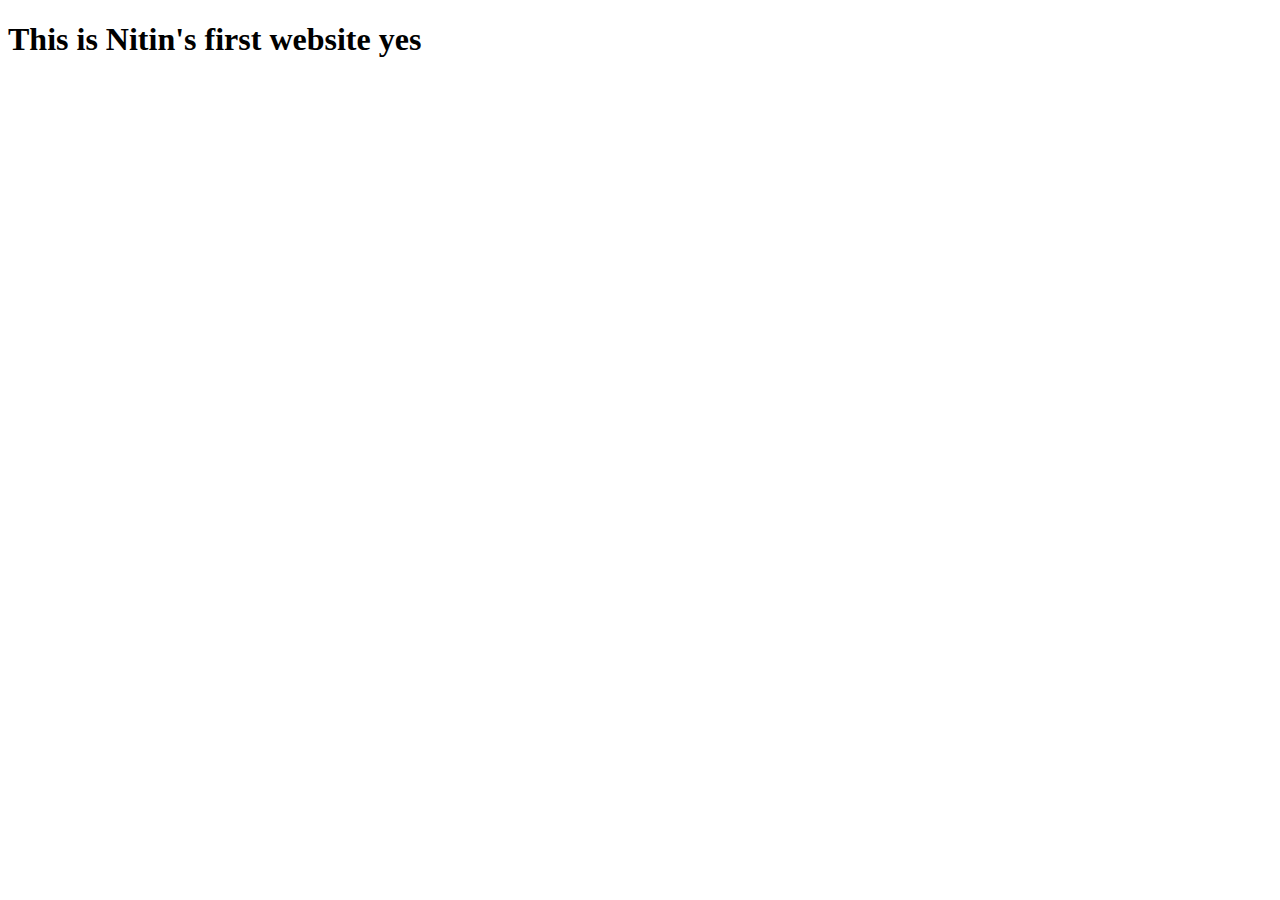
<file: 111.html>
<!DOCTYPE html>
<html>
    <head>
        <meta charset="utf-8">
        <meta http-equiv="X-UA-Compatible" content="IE=edge">
        <title></title>
        <meta name="description" content="">
        <meta name="viewport" content="width=device-width, initial-scale=1">
        <link rel="stylesheet" href="">
    </head>
    <body>
        <h1>This is Nitin's first website yes</h1>
        <script src="" async defer></script>
    </body>
</html>
</file>
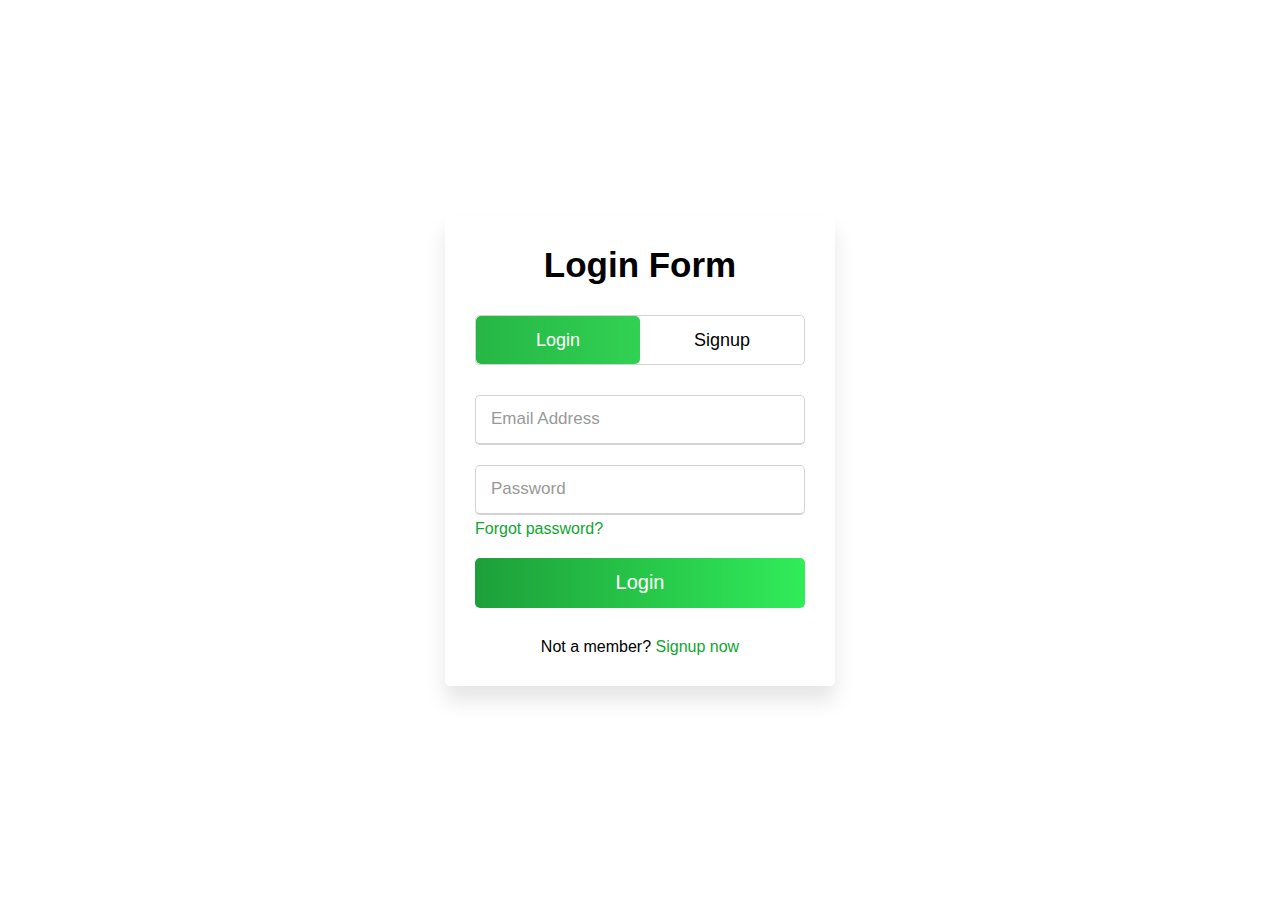
<file: form.html>
<!DOCTYPE html>
<!-- Created By CodingNepal -->
<html lang="en" dir="ltr">
   <head>
      <meta charset="utf-8">
      <title>Login and Registration Form in HTML | CodingNepal</title>
      <link rel="stylesheet" href="form.css">
      <meta name="viewport" content="width=device-width, initial-scale=1.0">
   </head>
   <body>
      <div class="wrapper" id="myForm">
         <div class="title-text">
            <div class="title login">
               Login Form
            </div>
            <div class="title signup">
               Signup Form
            </div>
         </div>
         <div class="form-container">
            <div class="slide-controls">
               <input type="radio" name="slide" id="login" checked>
               <input type="radio" name="slide" id="signup">
               <label for="login" class="slide login">Login</label>
               <label for="signup" class="slide signup">Signup</label>
               <div class="slider-tab"></div>
            </div>
            <div class="form-inner">
               <form action="#" class="login">
                  <div class="field">
                     <input type="text" placeholder="Email Address" required>
                  </div>
                  <div class="field">
                     <input type="password" placeholder="Password" required>
                  </div>
                  <div class="pass-link">
                     <a href="#">Forgot password?</a>
                  </div>
                  <div class="field btn">
                     <div class="btn-layer"></div>
                     <input type="submit" value="Login">
                  </div>
                  <div class="signup-link">
                     Not a member? <a href="">Signup now</a>
                  </div>
               </form>
               <form action="#" class="signup">
                  <div class="field">
                     <input type="text" placeholder="Email Address" required>
                  </div>
                  <div class="field">
                     <input type="password" placeholder="Password" required>
                  </div>
                  <div class="field">
                     <input type="password" placeholder="Confirm password" required>
                  </div>
                  <div class="field btn">
                     <div class="btn-layer"></div>
                     <input type="submit" value="Signup">
                  </div>
               </form>
            </div>
         </div>
      </div>
      <script>
         const loginText = document.querySelector(".title-text .login");
         const loginForm = document.querySelector("form.login");
         const loginBtn = document.querySelector("label.login");
         const signupBtn = document.querySelector("label.signup");
         const signupLink = document.querySelector("form .signup-link a");
         signupBtn.onclick = (()=>{
           loginForm.style.marginLeft = "-50%";
           loginText.style.marginLeft = "-50%";
         });
         loginBtn.onclick = (()=>{
           loginForm.style.marginLeft = "0%";
           loginText.style.marginLeft = "0%";
         });
         signupLink.onclick = (()=>{
           signupBtn.click();
           return false;
         });
      </script>
   </body>
</html>
</file>
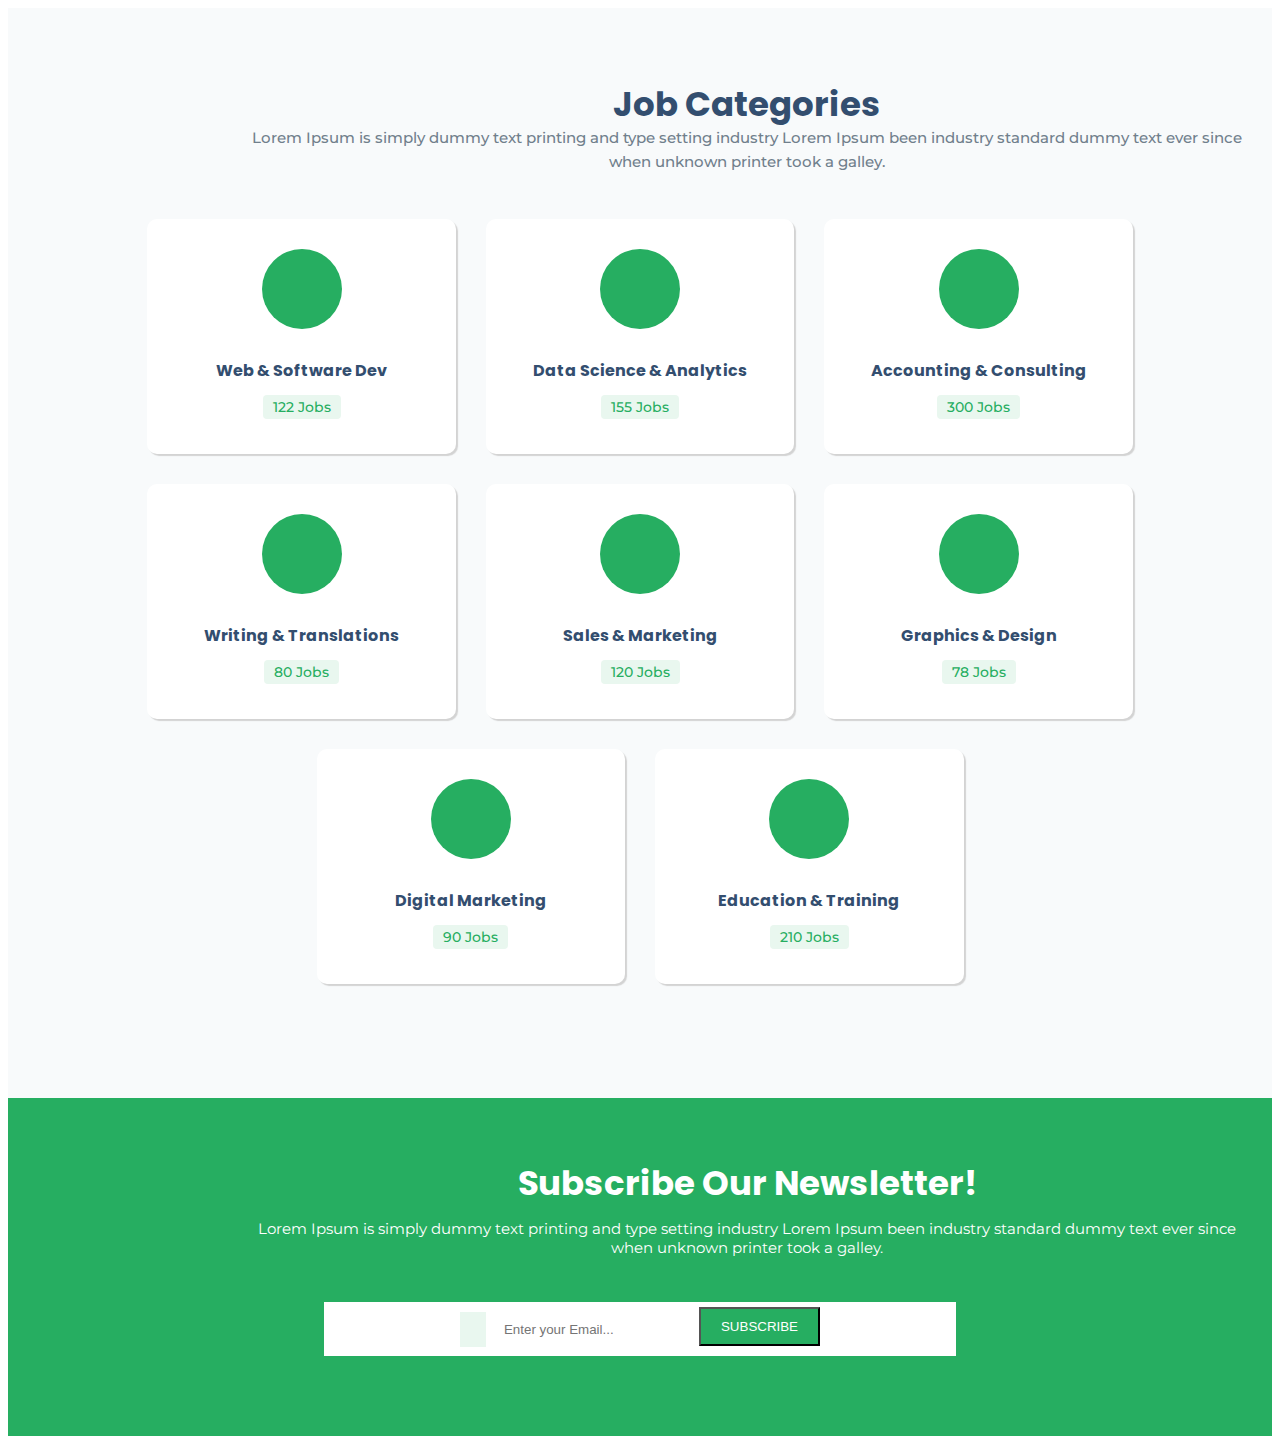
<file: JobA.html>
<!DOCTYPE html>
<html lang="en">

<head>
    <meta charset="UTF-8">
    <meta name="viewport" content="width=device-width, initial-scale=1.0">
    <link rel="stylesheet" href="https://cdnjs.cloudflare.com/ajax/libs/font-awesome/6.4.0/css/all.min.css"
        integrity="sha512-iecdLmaskl7CVkqkXNQ/ZH/XLlvWZOJyj7Yy7tcenmpD1ypASozpmT/E0iPtmFIB46ZmdtAc9eNBvH0H/ZpiBw=="
        crossorigin="anonymous" referrerpolicy="no-referrer" />
    <link rel="preconnect" href="https://fonts.googleapis.com">
    <link rel="preconnect" href="https://fonts.gstatic.com" crossorigin>
    <link href="https://fonts.googleapis.com/css2?family=Poppins:wght@500&display=swap" rel="stylesheet">
    <link rel="preconnect" href="https://fonts.googleapis.com">
    <link rel="preconnect" href="https://fonts.gstatic.com" crossorigin>
    <link href="https://fonts.googleapis.com/css2?family=Montserrat:wght@500&display=swap" rel="stylesheet">
    <link href="https://cdn.jsdelivr.net/npm/bootstrap@5.3.1/dist/css/bootstrap.min.css" rel="stylesheet"
        integrity="sha384-4bw+/aepP/YC94hEpVNVgiZdgIC5+VKNBQNGCHeKRQN+PtmoHDEXuppvnDJzQIu9" crossorigin="anonymous">
    <title>Job Portal</title>
    <link rel="stylesheet" href="JobA.css">
</head>

<body>
    <div class="jobs">

        <section class="job-category">
            <div class="row">
                <div class="col-md-8 col-md-offset-2">
                    <div class="heading">
                        <h2>Job Categories</h2>
                        <p>Lorem Ipsum is simply dummy text printing and type setting industry Lorem Ipsum been industry
                            standard dummy text ever since when unknown printer took a galley.</p>
                    </div>
                </div>

            </div>
            <div class="categories">
                <div class="category-box">
                    <div class="box-area">
                        <div class="category-desc">
                            <div class="category-icon"><i class="fa-solid fa-chart-simple"></i></div>
                            <div class="category-detail">
                                <h4>Web & Software Dev</h4>
                                <p>122 Jobs</p>
                            </div>
                        </div>
                    </div>
                </div>
                <div class="category-box">
                    <div class="box-area">
                        <div class="category-desc">
                            <div class="category-icon"><i class="fa-solid fa-pen-ruler"></i></div>
                            <div class="category-detail">
                                <h4>Data Science & Analytics</h4>
                                <p>155 Jobs</p>
                            </div>
                        </div>
                    </div>
                </div>
                <div class="category-box">
                    <div class="box-area">
                        <div class="category-desc">
                            <div class="category-icon"><i class="fa-solid fa-briefcase"></i></div>
                            <div class="category-detail">
                                <h4>Accounting & Consulting</h4>
                                <p>300 Jobs</p>
                            </div>
                        </div>
                    </div>
                </div>
                <div class="category-box">
                    <div class="box-area">
                        <div class="category-desc">
                            <div class="category-icon"><i class="fa-solid fa-pencil"></i></div>
                            <div class="category-detail">
                                <h4>Writing & Translations</h4>
                                <p>80 Jobs</p>
                            </div>
                        </div>
                    </div>
                </div>
                <div class="category-box">
                    <div class="box-area">
                        <div class="category-desc">
                            <div class="category-icon"><i class="fa-solid fa-suitcase"></i></div>
                            <div class="category-detail">
                                <h4>Sales & Marketing</h4>
                                <p>120 Jobs</p>
                            </div>
                        </div>
                    </div>
                </div>
                <div class="category-box">
                    <div class="box-area">
                        <div class="category-desc">
                            <div class="category-icon"><i class="fa-solid fa-wine-glass"></i></div>
                            <div class="category-detail">
                                <h4>Graphics & Design</h4>
                                <p>78 Jobs</p>
                            </div>
                        </div>
                    </div>
                </div>
                <div class="category-box">
                    <div class="box-area">
                        <div class="category-desc">
                            <div class="category-icon"><i class="fa-solid fa-globe"></i></div>
                            <div class="category-detail">
                                <h4>Digital Marketing</h4>
                                <p>90 Jobs</p>
                            </div>
                        </div>
                    </div>
                </div>
                <div class="category-box">
                    <div class="box-area">
                        <div class="category-desc">
                            <div class="category-icon"><i class="fa-solid fa-desktop"></i></div>
                            <div class="category-detail">
                                <h4>Education & Training</h4>
                                <p>210 Jobs</p>
                            </div>
                        </div>
                    </div>
                </div>
            </div>
        </section>
        <section class="newsletter">
            <div class="row">
                <div class="col-md-8 col-md-offset-2">
                    <div class="heading light">
                        <h2>Subscribe Our Newsletter!</h2>
                        <p>Lorem Ipsum is simply dummy text printing and type setting industry Lorem Ipsum been industry
                            standard dummy text ever since when unknown printer took a galley.</p>
                    </div>
                </div>
            </div>
            <div class="row">
                <div class="email">
                    <div class="col-md-6 col-sm-6 col-md-offset-3 col-sm-offset-3">
                        <div class="email-box">
                            <span><i class="fa-regular fa-envelope"></i></span>
                            <input type="text" class="form-control" placeholder="Enter your Email...">
                            <button type="button" class="btn theme-btn btn-radius btn-m">SUBSCRIBE</button>
                        </div>
                        <!-- <div class="newsletter-box text-center">
                      <div class="input-group"> <span class="input-group-addon"><span class="ti-email theme-cl"></span></span>
                        <input type="text" class="form-control" placeholder="Enter your Email...">
                      </div>
                      <button type="button" class="btn theme-btn btn-radius btn-m">Subscribe</button>
                    </div> -->
                    </div>
                </div>
            </div>

        </section>

    </div>
</body>

</html>
</file>
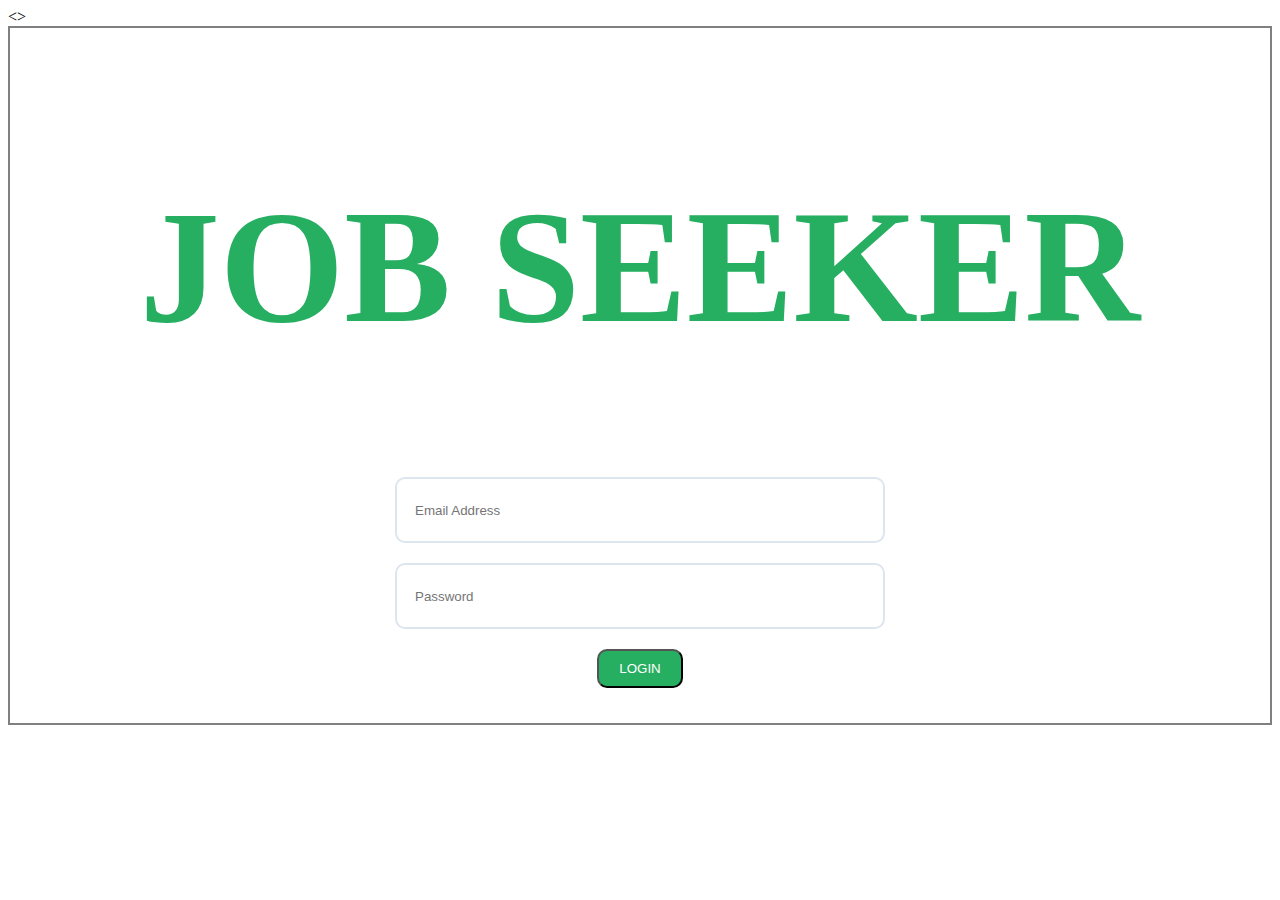
<file: JobLogin.html>
<!DOCTYPE html>
<html lang="en">

<head>
    <meta charset="UTF-8">
    <meta name="viewport" content="width=device-width, initial-scale=1.0">
    <link rel="stylesheet" href="https://cdnjs.cloudflare.com/ajax/libs/font-awesome/6.4.0/css/all.min.css"
        integrity="sha512-iecdLmaskl7CVkqkXNQ/ZH/XLlvWZOJyj7Yy7tcenmpD1ypASozpmT/E0iPtmFIB46ZmdtAc9eNBvH0H/ZpiBw=="
        crossorigin="anonymous" referrerpolicy="no-referrer" />
    <link rel="preconnect" href="https://fonts.googleapis.com">
    <link rel="preconnect" href="https://fonts.gstatic.com" crossorigin>
    <link href="https://fonts.googleapis.com/css2?family=Poppins:wght@500&display=swap" rel="stylesheet">
    <link rel="preconnect" href="https://fonts.googleapis.com">
    <link rel="preconnect" href="https://fonts.gstatic.com" crossorigin>
    <link href="https://fonts.googleapis.com/css2?family=Montserrat:wght@500&display=swap" rel="stylesheet">
    <link href="https://cdn.jsdelivr.net/npm/bootstrap@5.3.1/dist/css/bootstrap.min.css" rel="stylesheet"
        integrity="sha384-4bw+/aepP/YC94hEpVNVgiZdgIC5+VKNBQNGCHeKRQN+PtmoHDEXuppvnDJzQIu9" crossorigin="anonymous">
    <title>Job Login</title>
    <link rel="stylesheet" href="JobLogin.css">
</head>

<body>
    <>
        <div class="login">
            <div class="login-inside">
                <div class="user-login"><h1>JOB SEEKER</h1></div>
                <input type="text" class="form-control login-control" placeholder="Email Address" style="border: 2px solid #dde6ef;">
                <input type="password" class="form-control login-control" placeholder="Password" style="border: 2px solid #dde6ef;">
                <button type="button" class="btn theme-btn btn-radius btn-m">LOGIN</button>
            </div>

        </div>

    </>

    
</body>

</html>
</file>
<file: form.css>
*{
    margin: 0;
    padding: 0;
    box-sizing: border-box;
    font-family: 'Poppins', sans-serif;
  }
  .open-button {
    background-color: #555;
    color: white;
    padding: 16px 20px;
    border: none;
    cursor: pointer;
    opacity: 0.8;
    position: fixed;
    bottom: 23px;
    right: 28px;
    width: 280px;
  }
  html,body{
    display: grid;
    height: 100%;
    width: 100%;
    place-items: center;
  }
  ::selection{
    background: #11a531;
    color: #fff;
  }
  .wrapper{
    overflow: hidden;
    max-width: 390px;
    background: #fff;
    padding: 30px;
    border-radius: 5px;
    box-shadow: 0px 15px 20px rgba(0,0,0,0.1);
  }
  .wrapper .title-text{
    display: flex;
    width: 200%;
  }
  .wrapper .title{
    width: 50%;
    font-size: 35px;
    font-weight: 600;
    text-align: center;
    transition: all 0.6s cubic-bezier(0.68,-0.55,0.265,1.55);
  }
  .wrapper .slide-controls{
    position: relative;
    display: flex;
    height: 50px;
    width: 100%;
    overflow: hidden;
    margin: 30px 0 10px 0;
    justify-content: space-between;
    border: 1px solid lightgrey;
    border-radius: 5px;
  }
  .slide-controls .slide{
    height: 100%;
    width: 100%;
    color: #fff;
    font-size: 18px;
    font-weight: 500;
    text-align: center;
    line-height: 48px;
    cursor: pointer;
    z-index: 1;
    transition: all 0.6s ease;
  }
  .slide-controls label.signup{
    color: #000;
  }
  .slide-controls .slider-tab{
    position: absolute;
    height: 100%;
    width: 50%;
    left: 0;
    z-index: 0;
    border-radius: 5px;
    background: -webkit-linear-gradient(left, #26b645, #31d153);
    transition: all 0.6s cubic-bezier(0.68,-0.55,0.265,1.55);
  }
  input[type="radio"]{
    display: none;
  }
  #signup:checked ~ .slider-tab{
    left: 50%;
  }
  #signup:checked ~ label.signup{
    color: #fff;
    cursor: default;
    user-select: none;
  }
  #signup:checked ~ label.login{
    color: #000;
  }
  #login:checked ~ label.signup{
    color: #000;
  }
  #login:checked ~ label.login{
    cursor: default;
    user-select: none;
  }
  .wrapper .form-container{
    width: 100%;
    overflow: hidden;
  }
  .form-container .form-inner{
    display: flex;
    width: 200%;
  }
  .form-container .form-inner form{
    width: 50%;
    transition: all 0.6s cubic-bezier(0.68,-0.55,0.265,1.55);
  }
  .form-inner form .field{
    height: 50px;
    width: 100%;
    margin-top: 20px;
  }
  .form-inner form .field input{
    height: 100%;
    width: 100%;
    outline: none;
    padding-left: 15px;
    border-radius: 5px;
    border: 1px solid lightgrey;
    border-bottom-width: 2px;
    font-size: 17px;
    transition: all 0.3s ease;
  }
  .form-inner form .field input:focus{
    border-color: #17b439;
    /* box-shadow: inset 0 0 3px #fb6aae; */
  }
  .form-inner form .field input::placeholder{
    color: #999;
    transition: all 0.3s ease;
  }
  form .field input:focus::placeholder{
    color: #b3b3b3;
  }
  .form-inner form .pass-link{
    margin-top: 5px;
  }
  .form-inner form .signup-link{
    text-align: center;
    margin-top: 30px;
  }
  .form-inner form .pass-link a,
  .form-inner form .signup-link a{
    color: #11a531;
    text-decoration: none;
  }
  .form-inner form .pass-link a:hover,
  .form-inner form .signup-link a:hover{
    text-decoration: underline;
  }
  form .btn{
    height: 50px;
    width: 100%;
    border-radius: 5px;
    position: relative;
    overflow: hidden;
  }
  form .btn .btn-layer{
    height: 100%;
    width: 300%;
    position: absolute;
    left: -100%;
    background: -webkit-linear-gradient(right, #0e8428, #31ec59, #1d9f39, #04ff3a);
    border-radius: 5px;
    transition: all 0.4s ease;;
  }
  form .btn:hover .btn-layer{
    left: 0;
  }
  form .btn input[type="submit"]{
    height: 100%;
    width: 100%;
    z-index: 1;
    position: relative;
    background: none;
    border: none;
    color: #fff;
    padding-left: 0;
    border-radius: 5px;
    font-size: 20px;
    font-weight: 500;
    cursor: pointer;
  }
</file>
<file: JobA.css>
.job-category{
    font-family: 'Montserrat', sans-serif;
    font-size: 14px;
    line-height: 24px;
    font-weight: 500;
    background-color: #f8fafb;
    color: #707f8c;
    padding: 84px 0px;
    display: flex;
    flex-direction: column;
    justify-content: center;
    align-items: center;
}
.col-md-offset-2{
    display: inline-block;
    margin-left: 17%;
    padding: 0px 15px;
}

.heading{
    padding: 0px 0 35px 0;
    display: block;
}
.heading h2{
    font-family: 'Poppins', sans-serif;
    text-align: center;
    font-size: 34px;
    color: #334e6f;
    margin: 0px 0px 10px;
}
p{
    font-family: 'Montserrat', sans-serif;
    text-align: center;
    font-size: 15px;
    margin: 0px 0px 10px;
    
}

.categories{
    display: flex;
    flex-wrap: wrap;
    justify-content: center;
    align-items: center;
    padding: 0px 15px;
}

.category-box{
    width: 25%;
    padding: 0px 15px;
}
.box-area{
    padding: 30px 15px;
    margin-bottom: 30px;
    background-color: white;
    box-shadow: 2px 2px 1px lightgray;
    border-radius: 10px;
    
}
.category-desc{
    display: flex;
    flex-direction: column;
    align-items: center;

}
h4{
    color: #334e6f;
    text-align: center;
    margin: 10px 0 12px 0;
    font-size: 16px;
    font-family: 'Poppins', sans-serif;
}

.category-detail{
    display: flex;
    flex-direction: column;
    align-items: center;
}
.category-detail p{
    color: #26ae61;
    background-color: #26ae611a;
    margin-bottom: 5px;
    font-size: 14px;
    font-weight: 500;
    border-radius: 4px;
    padding: 0px 10px;
}

.category-icon{
    display: flex;
    justify-content: center;
    align-items: center;
    height: 80px;
    width: 80px;
    background-color: #26ae61;
    margin: 0px 48px 20px;
    border-radius: 50%;
}
.category-icon i{
    color: white;
    font-size: 35px;
}

.newsletter{
    position: relative;
    background-image: url(http://utouchdesign.com/themes/envato/escort/assets/img/bg-new.png);
    background-size: cover !important;
    background-position: center !important;
    background-color: #26ae61;
    padding: 60px 0px;
}

.light{
    color: white;
}
.light h2{
    color: white;
}

.email{
    /* display: inline; */
}

.col-md-offset-3{
    margin-left: 25%;
}
.col-md-6{
    width: 50%;
}
.email-box{
    display: flex;
    justify-content: center;
    align-items: center;
    background-color: white;
    margin: 0px 0px 20px;
    padding: 5px 10px;
}
span{
    background-color: #26ae611a;
    padding: 6px;
}
span i{
    color: #26ae61;
    font-size: 20px;
    padding: 7px;
}

.form-control{
    padding: 6px 18px;
    border: none;
    box-shadow: none;
    background: transparent;
}

.btn{
    margin: 0px 0px 5px;
    padding: 10px 20px;
    background-color: #26ae61;
    color: white;

}
</file>
<file: JobLogin.css>
.login{
    display: flex;
    flex-direction: column;
    justify-content: center;
    align-items: center;
    padding: 15px;
    border: 2px solid grey;
}

.login-control{
    display: block;
    height: 50px;
    width: 450Px;
    border: 2px solid #dde6ef;
    box-shadow: none;
    padding: 6px 18px;
    border-radius: 10px;
    margin: 0px 0px 20px;
}

.login-inside{
    display: flex;
    flex-direction: column;
    justify-content: center;
    align-items: center;
    padding: 15PX;

}

p{
    font-family: 'Montserrat', sans-serif;
    text-align: center;
    font-size: 15px;
    margin: 0px 0px 10px;
    
}
.col-md-offset-2{
    display: inline-block;
    margin-left: 17%;
    padding: 0px 15px;
}

.heading{
    padding: 0px 0 35px 0;
    display: block;
}

.heading h2{
    font-family: 'Poppins', sans-serif;
    text-align: center;
    font-size: 34px;
    color: #334e6f;
    margin: 0px 0px 10px;
}

.newsletter{
    position: relative;
    background-image: url(http://utouchdesign.com/themes/envato/escort/assets/img/bg-new.png);
    background-size: cover !important;
    background-position: center !important;
    background-color: #26ae61;
    padding: 60px 0px;
}

.light{
    color: white;
}
.light h2{
    color: white;
}

.col-md-offset-3{
    margin-left: 25%;
}
.col-md-6{
    width: 50%;
}
.email-box{
    display: flex;
    justify-content: center;
    align-items: center;
    background-color: white;
    margin: 0px 0px 20px;
    padding: 5px 10px;
    border-radius: 10px;
}
span{
    background-color: #26ae611a;
    padding: 6px;
}
span i{
    color: #26ae61;
    font-size: 20px;
    padding: 7px;
}

.form-control{
    padding: 6px 18px;
    border: none;
    box-shadow: none;
    background: transparent;
}


.btn{
    margin: 0px 0px 5px;
    padding: 10px 20px;
    background-color: #26ae61;
    color: white;
    border-radius: 10px;
}

.user-login{
    font-size: 80px;
    padding: 10px 20px;
    color: #26ae61;
    
}
.p1
{
    display: flex;
    flex-direction: column;
}
</file>
